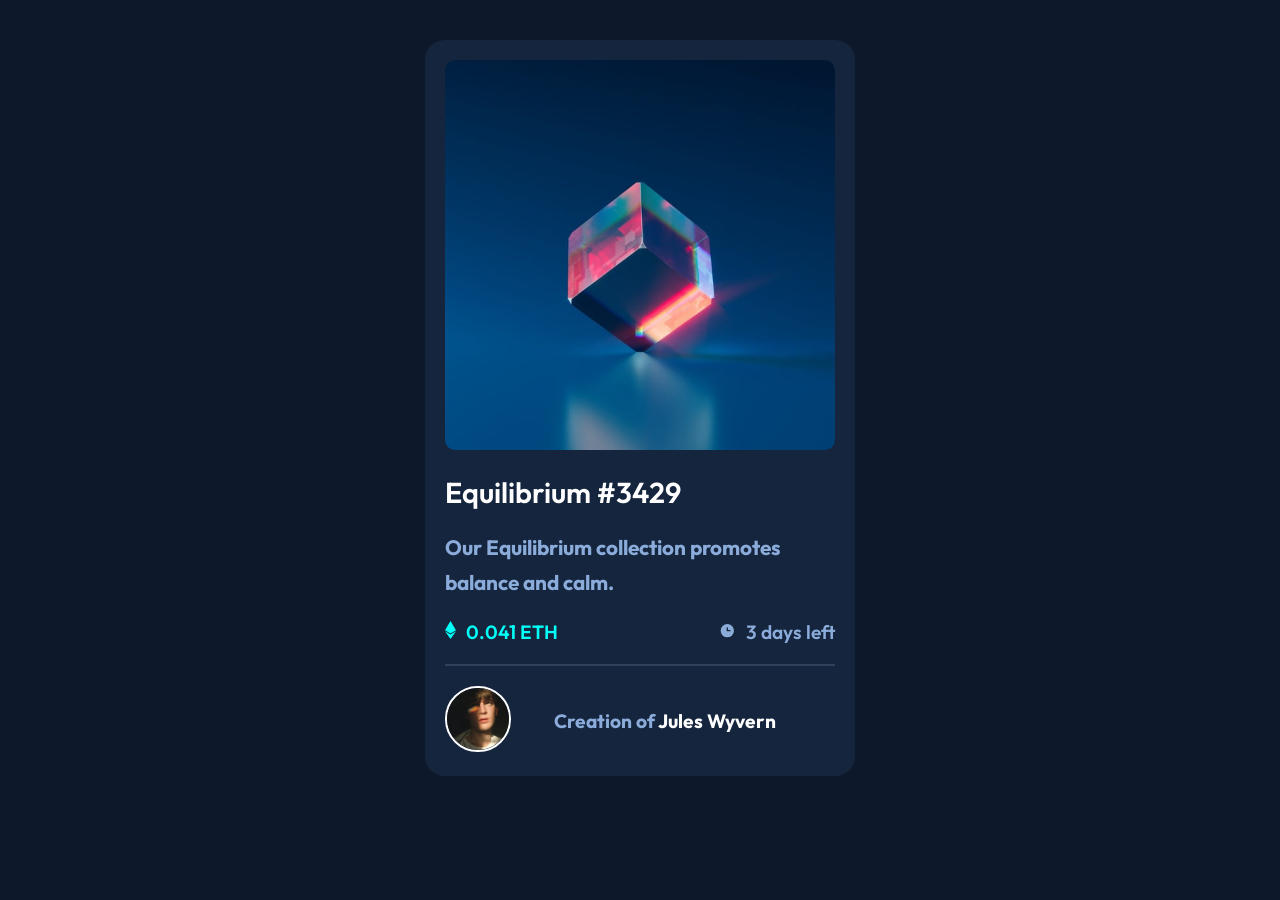
<file: index.html>
<!DOCTYPE html>
<html lang="en">
<head>
  <meta charset="UTF-8">
  <meta name="viewport" content="width=device-width, initial-scale=1.0">

  <link rel="icon" type="image/png" sizes="32x32" href="./images/favicon-32x32.png">
  <link rel="preconnect" href="https://fonts.googleapis.com">
<link rel="preconnect" href="https://fonts.gstatic.com" crossorigin>
<link href="https://fonts.googleapis.com/css2?family=Outfit:wght@300;400;600&display=swap" rel="stylesheet">
  <link rel="stylesheet" href="./style.css">
  <title>Frontend Mentor | NFT preview card component</title>
  <style>
    .attribution { font-size: 11px; text-align: center; }
    .attribution a { color: hsl(228, 45%, 44%); }
  </style>
</head>
<body>
  <main>
    <div class="container flex-orient">
      <div class="box relative">
        <img class="img-equlibrium" src="./images/image-equilibrium.jpg" alt="">
        <div class="background-overlay aadsolute"></div>
        <img class="icon-view" src="./images/icon-view.svg" alt="">
      </div>
      <h1>Equilibrium #3429</h1>
      <h2>Our Equilibrium collection promotes balance and calm.</h2>
      <div class="card flex-orient">
        <div class="card-content1 flex-orient">
          <div>
            <img src="./images/icon-ethereum.svg" alt="">
          </div>
          <h3>0.041 ETH</h3>
        </div>
        <div class="card-content2 flex-orient">
          <div>
            <img src="./images/icon-clock.svg" alt="">
          </div>
          <h3>3 days left</h3>
        </div>
      </div>
      <div class="line-partition"></div>
      <div class="author flex-orient">
        <div>
          <img src="./images/image-avatar.png" alt="">
        </div>
        <h3> Creation of <span>Jules Wyvern</span></h3>
      </div>
    </div>
  </main>
  <!-- <div class="attribution">
    Challenge by <a href="https://www.frontendmentor.io?ref=challenge" target="_blank">Frontend Mentor</a>. 
    Coded by <a href="#">Raphael Michael</a>.
  </div> -->
</body>
</html>
</file>
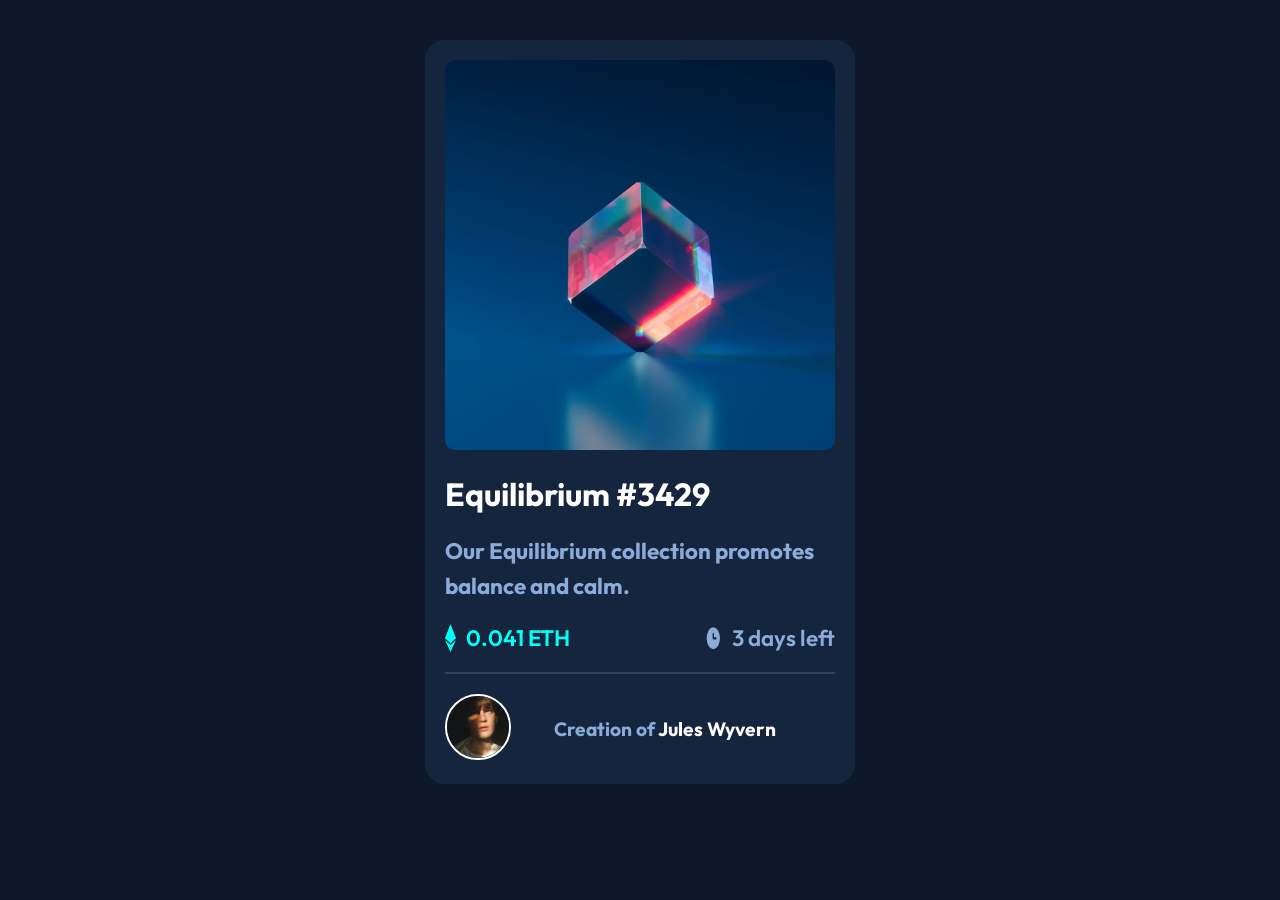
<file: nft-preview-card-component-main/index.html>
<!DOCTYPE html>
<html lang="en">
<head>
  <meta charset="UTF-8">
  <meta name="viewport" content="width=device-width, initial-scale=1.0">

  <link rel="icon" type="image/png" sizes="32x32" href="./images/favicon-32x32.png">
  <link rel="preconnect" href="https://fonts.googleapis.com">
<link rel="preconnect" href="https://fonts.gstatic.com" crossorigin>
<link href="https://fonts.googleapis.com/css2?family=Outfit:wght@300;400;600&display=swap" rel="stylesheet">
  <link rel="stylesheet" href="./style.css">
  <title>Frontend Mentor | NFT preview card component</title>
  <style>
    .attribution { font-size: 11px; text-align: center; }
    .attribution a { color: hsl(228, 45%, 44%); }
  </style>
</head>
<body>
  <main>
    <div class="container flex-orient">
      <div class="box relative">
        <img class="img-equlibrium" src="./images/image-equilibrium.jpg" alt="">
        <img class="icon-view" src="./images/icon-view.svg" alt="">
      </div>
      <h1>Equilibrium #3429</h1>
      <h2>Our Equilibrium collection promotes balance and calm.</h2>
      <div class="card flex-orient">
        <div class="card-content1 flex-orient">
          <img src="./images/icon-ethereum.svg" alt="">
          <h3>0.041 ETH</h3>
        </div>
        <div class="card-content2 flex-orient">
          <img src="./images/icon-clock.svg" alt="">
          <h3>3 days left</h3>
        </div>
      </div>
      <div class="line-partition"></div>
      <div class="author flex-orient">
        <div>
          <img src="./images/image-avatar.png" alt="">
        </div>
        <h3> Creation of <span>Jules Wyvern</span></h3>
      </div>
    </div>
  </main>
  <!-- <div class="attribution">
    Challenge by <a href="https://www.frontendmentor.io?ref=challenge" target="_blank">Frontend Mentor</a>. 
    Coded by <a href="#">Raphael Michael</a>.
  </div> -->
</body>
</html>
</file>
<file: style.css>
*,
*::after,
*::before {
  padding: 0;
  margin: 0;
  box-sizing: border-box;
  font-family: 'Outfit', sans-serif;
  /* border: 2px solid white; */
}

:root {
  --Soft-blue: hsl(215, 51%, 70%);
  --Cyan: hsl(178, 100%, 50%);
  --Very-dark-blue-mainBG: hsl(217, 54%, 11%);
  --Very-dark-blue-cardBG: hsl(216, 50%, 16%);
  --Very-dark-blue-line: hsl(215, 32%, 27%);
  --White: hsl(0, 0%, 100%);

}

.relative {
  position: relative;
}

.flex-orient {
  display: flex;
}

body {
  background: var(--Very-dark-blue-mainBG);
  padding: 40px 20px 0;
}

.container {
  background: var(--Very-dark-blue-cardBG);
  width: 100%;
  padding: 20px;
  display: flex;
  flex-direction: column;
  gap: 20px;
  border-radius: 20px;
}

.box {
  overflow: hidden;
  border-radius: 10px;
  cursor: pointer;
}

.img {
  transition: all linear .5s;
}

.img-equlibrium {
  width: 100%;
  border-radius: 10px;
  cursor: pointer;
}

.icon-view {
  position: absolute;
  top: 40.4%;
  left: 42%;
  opacity: 0;
}
.box:hover .background-overlay {
  background: var(--Cyan);
  position: absolute;
  left: 0;
  top: 0;
  right: 0;
  width: 100%;
  height: 399px;
  opacity: 65%;
  background-image: cover;
}

.box:hover .img-equlibrium {
  opacity: 1; 
}
.box:hover .icon-view {
  opacity: 1;
}

h1 {
  font-size: 22px;
  color: var(--White);
  cursor: pointer;
  font-weight: bolder;
}

h1:hover {
  color: var(--Cyan);
}

h2 {
  font-size: 16px;
  color: var(--Soft-blue);
  font-weight: bolder;
  line-height: 27px;
}

.card {
  justify-content: space-between;
  gap: 30px;
}

h3 {
  font-size: 17px;
  font-weight: 600;
}

.card-content1,
.card-content2 {
  gap: 10px;
  align-items: center;
}

.card-content1 h3 {
  color: var(--Cyan);
}

.card-content2 h3 {
  color: var(--Soft-blue);
  font-weight: 600;
}

.line-partition {
  height: 2px;
  width: 100%;
  background: var(--Very-dark-blue-line);
}

.author {
  align-items: center;
}

.author div {
  width: 28%;
}

.author div img {
  border-radius: 50%;
  width: 60%;
  object-fit: cover;
  border: 2px solid var(--White);
}

.author h3 {
  font-size: 16px;
  font-weight: bold;
  color: var(--Soft-blue);
}

span {
  color: var(--White);
  cursor: pointer;
}

span:hover {
  color: var(--Cyan);
}

@media only screen and (min-width: 413px) {
  h1 {
    font-size: 1.8rem;
    font-weight: 600;
  }

  h2 {
    font-size: 1.3rem;
    line-height: 35px;
  }

  h3 {
    font-size: 1.2rem;
  }

  .author h3 {
    font-size: 1.2rem;
  }
  .container {
    max-width: 430px;
    margin: 0 auto;
  }
  .icon-view {
    position: absolute;
    top: 41.5%;
    left: 44%;
  }
}
</file>
<file: nft-preview-card-component-main/style.css>
*,
*::after,
*::before {
  padding: 0;
  margin: 0;
  box-sizing: border-box;
  font-family: 'Outfit', sans-serif;
  /* border: 2px solid white; */
}

:root {
  --Soft-blue: hsl(215, 51%, 70%);
  --Cyan: hsl(178, 100%, 50%);
  --Very-dark-blue-mainBG: hsl(217, 54%, 11%);
  --Very-dark-blue-cardBG: hsl(216, 50%, 16%);
  --Very-dark-blue-line: hsl(215, 32%, 27%);
  --White: hsl(0, 0%, 100%);

}

.relative {
  position: relative;
}

.flex-orient {
  display: flex;
}

body {
  background: var(--Very-dark-blue-mainBG);
  padding: 40px 20px 0;
}

.container {
  background: var(--Very-dark-blue-cardBG);
  width: 100%;
  padding: 20px;
  display: flex;
  flex-direction: column;
  gap: 20px;
  border-radius: 20px;
}

.box {
  overflow: hidden;
  border-radius: 10px;
}

.img {
  transition: all linear .5s;
}

.img-equlibrium {
  width: 100%;
  border-radius: 10px;
  cursor: pointer;
}

.icon-view {
  position: absolute;
  top: 40.4%;
  left: 42%;
  opacity: 0;
}

.box:hover .img-equlibrium {
  opacity: 1; 
}
.box:hover .icon-view {
  opacity: 1;
}

h1 {
  font-size: 22px;
  color: var(--White);
  cursor: pointer;
  font-weight: bolder;
}

h1:hover {
  color: var(--Cyan);
}

h2 {
  font-size: 16px;
  color: var(--Soft-blue);
  font-weight: bolder;
  line-height: 27px;
}

.card {
  justify-content: space-between;
  gap: 30px;
}

h3 {
  font-size: 17px;
  font-weight: 600;
}

.card-content1,
.card-content2 {
  gap: 10px;
}

.card-content1 h3 {
  color: var(--Cyan);
}

.card-content2 h3 {
  color: var(--Soft-blue);
  font-weight: 600;
}

.line-partition {
  height: 2px;
  width: 100%;
  background: var(--Very-dark-blue-line);
}

.author {
  align-items: center;
}

.author div {
  width: 28%;
}

.author div img {
  border-radius: 50%;
  width: 60%;
  object-fit: cover;
  border: 2px solid var(--White);
}

.author h3 {
  font-size: 16px;
  font-weight: bold;
  color: var(--Soft-blue);
}

span {
  color: var(--White);
  cursor: pointer;
}

span:hover {
  color: var(--Cyan);
}

@media only screen and (min-width: 413px) {
  h1 {
    font-size: 2rem;
  }

  h2 {
    font-size: 1.4rem;
    line-height: 35px;
  }

  h3 {
    font-size: 1.4rem;
  }

  .author h3 {
    font-size: 1.2rem;
  }

  .container {
    max-width: 430px;
    margin: 0 auto;
  }

  .icon-view {
    position: absolute;
    top: 41.5%;
    left: 44%;
  }
}
</file>
